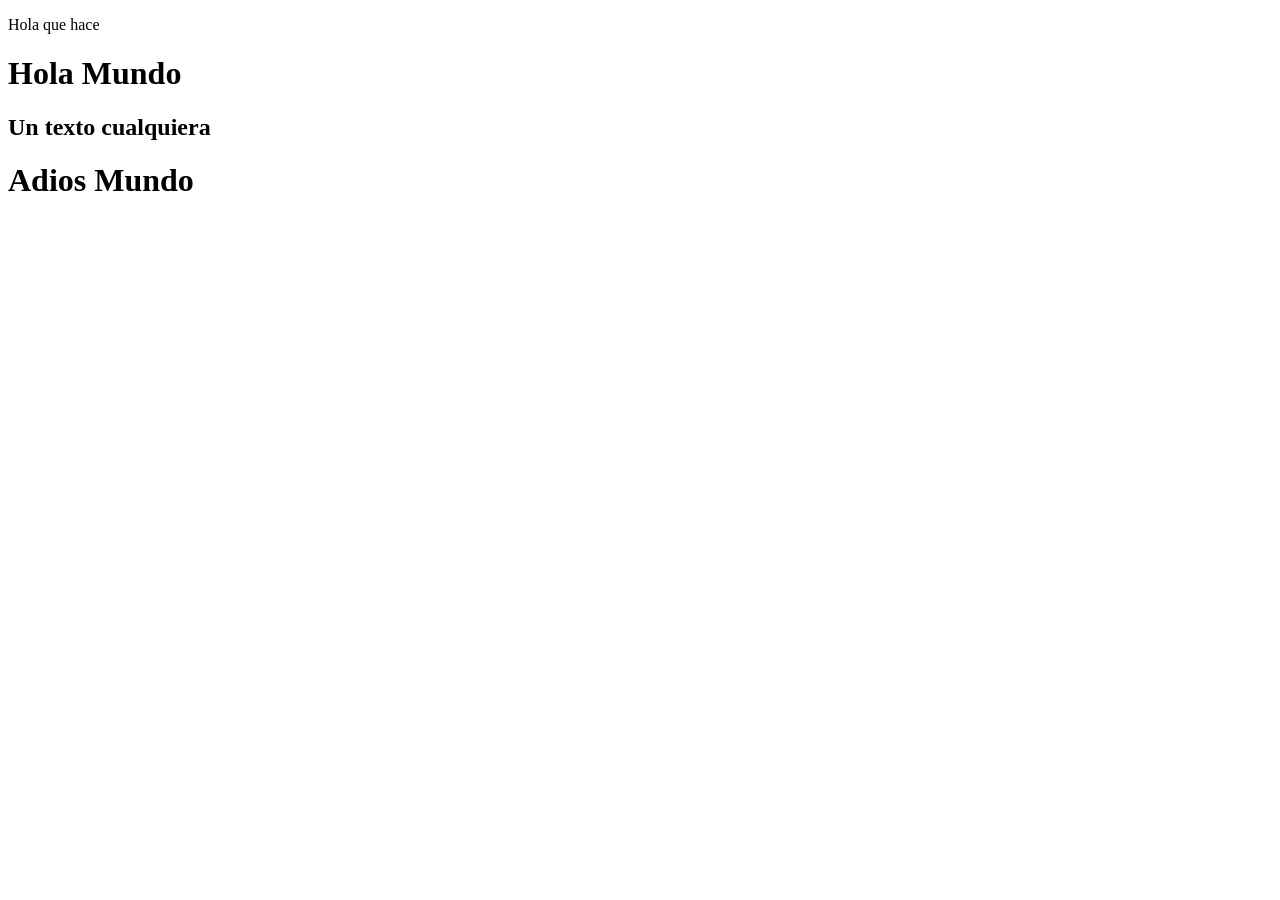
<file: html/DEC/index.html>
<!DOCTYPE html>
<html lang="en">

<head>
    <meta charset="UTF-8">
    <meta name="viewport" content="width=device-width, initial-scale=1.0">
    <title>Mi pagina</title>

    <script>console.log("Script interno: al inicio de la pagina")</script>

    <script src="normal.js" defer></script>

    <script src="defer.js"></script>

    <script src="async.js" async></script>

    <script>
        document.write("<p>Hola que hace</p>");
    </script>
    <script>
        window.alert("No puedes entrar");
    </script>
    <script>
        window.alert("No puedes entrar");
    </script>

</head>

<body>
    <h1>Hola Mundo</h1>
    <h2> Un texto cualquiera</h2>

    <!-- Creamos un elemento con un ID para poder identificarlo -->
    <div id="mensaje">Texto original que desaparecerá</div>

    <!-- El script cambia el contenido del elemento anterior -->
    <script>
        document.getElementById("mensaje").innerHTML = "<h1>Adios Mundo</h1>";
    </script>
</body>

</html>
</file>
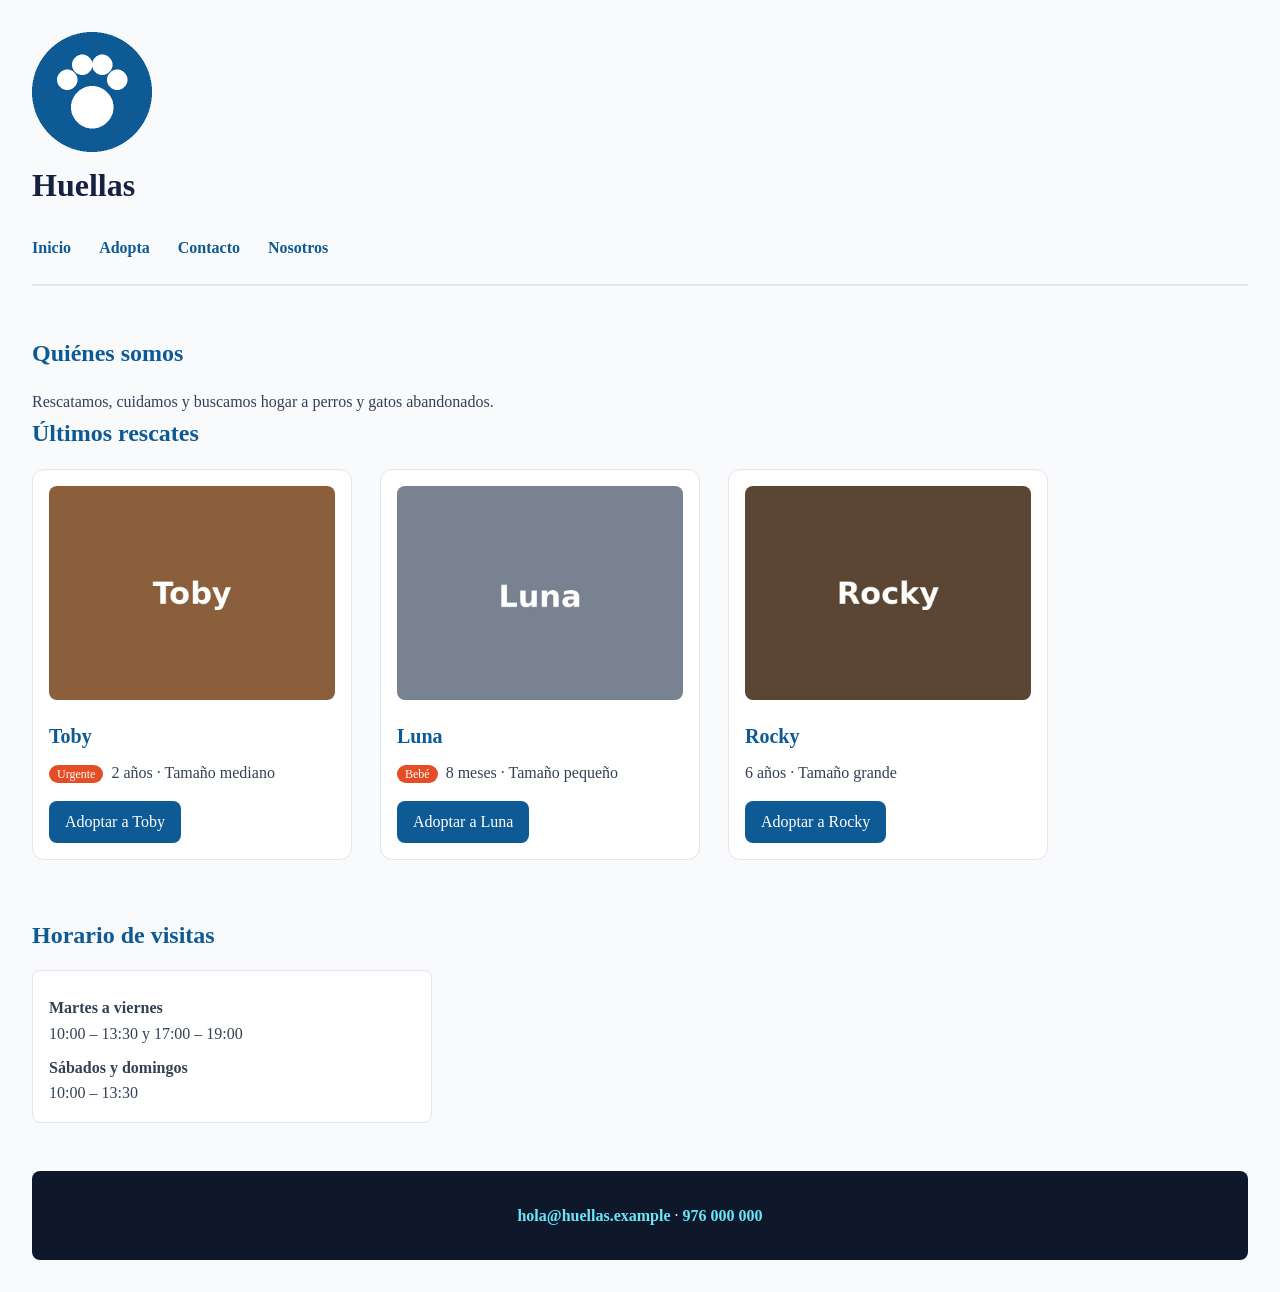
<file: html/DIW/adopta/index.html>
<!DOCTYPE html>
<html lang="es">

<head>
    <meta charset="UTF-8">
    <title>Inicio · Huellas</title>
    <meta name="description" content="Protectora de animales Huellas: adopta, acoge o colabora.">
    <style>
        /* Definición de la paleta de colores corporativa */
        :root {
            --azul-principal: #0e5a94;
            --azul-oscuro: #16213e;
            --naranja-alerta: #e44d26;
            --amarillo-foco: #f4be4f;
            --gris-borde: #e2e5ec;
            --gris-fondo: #f8fafc;
            --texto-cuerpo: #334155;
            --pie-fondo: #0f172a;
            /* Gris casi negro para contraste AA */
            --pie-texto: #f8fafc;
            /* Gris muy claro para contraste AA */
        }


        /* Reset global con box-sizing */
        * {
            margin: 0;
            padding: 0;
            box-sizing: border-box;
        }

        body {
            font-family: 'Roboto' Arial, sans-serif;
            background-color: var(--gris-fondo);
            color: var(--texto-cuerpo);
            line-height: 1.6;
            padding: 2rem;
        }

        main,
        aside {
            margin-bottom: 2rem;
        }

        h2 {
            margin-bottom: 1rem;
            color: var(--azul-principal);
        }

        /* cabecera menu */
        header {
            margin-bottom: 3rem;
            border-bottom: 2px solid var(--gris-borde);
            padding-bottom: 1.5rem;
        }

        /* Elementos del menú dispuestos en fila y separados */
        nav ul li {
            display: inline-block;
            margin-right: 1.5rem;
        }

        nav ul li:last-child {
            margin-right: 0;
        }

        nav a {
            text-decoration: none;
            color: var(--azul-principal);
            font-weight: 600;
        }

        nav a:hover {
            text-decoration: underline;
        }

        /* tarjetas*/
        /* Cambiado a inline-block con ancho fijo para alinear varias por fila */
        .tarjeta {
            display: inline-block;
            vertical-align: top;
            background-color: #fff;
            border: 1px solid var(--gris-borde);
            border-radius: 12px;
            padding: 1rem;
            width: 320px;
            /* Ancho fijo para forzar filas estables */
            margin-right: 1.5rem;
            /* Separación lateral entre tarjetas */
            margin-bottom: 1.5rem;
            /* Separación inferior por si bajan de fila */
        }

        .tarjeta img {
            max-width: 100%;
            height: auto;
            border-radius: 8px;
            margin-bottom: 0.75rem;
        }

        .tarjeta-titulo {
            color: var(--azul-principal);
            font-size: 1.25rem;
            margin-bottom: 0.5rem;
        }

        .tarjeta p {
            margin-bottom: 1rem;
        }

        /* Componentes específicos de las tarjetas */
        .etiqueta {
            background-color: var(--naranja-alerta);
            color: #fff;
            font-size: 0.75rem;
            padding: 0.125rem 0.5rem;
            border-radius: 999px;
            margin-right: 0.25rem;
        }

        .btn {
            display: inline-block;
            padding: 0.5rem 1rem;
            border-radius: 8px;
            text-decoration: none;
        }

        .btn-primario {
            background-color: var(--azul-principal);
            color: #fff;
        }

        .btn-primario:hover {
            background-color: var(--azul-oscuro);
        }

        .btn-primario:focus {
            outline: 3px solid var(--amarillo-foco);
            outline-offset: 2px;
        }

        /* Estilos adicionales para la sección lateral */
        dl {
            background: #fff;
            padding: 1rem;
            border-radius: 8px;
            border: 1px solid var(--gris-borde);
            max-width: 400px;
        }

        dt {
            font-weight: 600;
            margin-top: 0.5rem;
        }

        /* pie */
        footer {
            background-color: var(--pie-fondo);
            color: var(--pie-texto);
            padding: 2rem 1rem;
            text-align: center;
            border-radius: 8px;
            margin-top: 3rem;
        }

        /* Enlaces del pie con color claro para cumplir la accesibilidad */
        footer a {
            color: #67e8f9;
            /* Cian luminoso con alto contraste sobre el fondo oscuro */
            font-weight: 600;
        }

        /* Estilos del navegador*/
        h1 {
            color: var(--azul-oscuro);
            margin-bottom: 1.5rem;
        }

        a {
            color: var(--azul-principal);
            text-decoration: none;
        }

        a:visited {
            color: var(--azul-oscuro);
        }

        table {
            width: 100%;
            border-collapse: collapse;
            /* Fusión de bordes */
            margin: 2rem 0;
            background-color: #ffffff;
        }

        th,
        td {
            border: 1px solid var(--gris-borde);
            padding: 0.75rem 1rem;
            /* Padding en celdas */
            text-align: left;
        }

        /* Filas alternas con tr:nth-child(even) */
        tr:nth-child(even) {
            background-color: var(--gris-fondo);
        }

        /* Destacar thead con el color primario corporativo */
        thead {
            background-color: var(--azul-principal);
        }

        thead th {
            color: #ffffff;
            /* Texto en blanco para contraste */
        }

        /* Caption en cursiva */
        caption {
            font-style: italic;
            padding: 0.75rem;
            color: var(--texto-cuerpo);
        }
    </style>
</head>

<body>
    <header>
        <a href="index.html">
            <img src="img/perros/logo.png" alt="Huellas, ir al inicio" width="120" height="120">
        </a>
        <h1>Huellas</h1>
        <nav>
            <ul>
                <li><a href="index.html" aria-current="page">Inicio</a></li>
                <li><a href="paginas/adopta.html">Adopta</a></li>
                <li><a href="paginas/contacto.html">Contacto</a></li>
                <li><a href="paginas/nosotros.html">Nosotros</a></li>
            </ul>
        </nav>
    </header>

    <main>
        <section>
            <h2>Quiénes somos</h2>
            <p>Rescatamos, cuidamos y buscamos hogar a perros y gatos abandonados.</p>
        </section>

        <section>
            <h2>Últimos rescates</h2>
            <article class="tarjeta">
                <img src="img/perros/toby.jpg" alt="Toby, perro mestizo marrón" width="400" height="300">
                <h3 class="tarjeta-titulo">Toby</h3>
                <p><span class="etiqueta">Urgente</span> 2 años · Tamaño mediano</p>
                <a class="btn btn-primario" href="paginas/adopta.html">Adoptar a Toby</a>
            </article>

            <article class="tarjeta">
                <img src="img/perros/luna.jpg" alt="Luna, cachorra blanca con una mancha negra" width="400"
                    height="300">
                <h3 class="tarjeta-titulo">Luna</h3>
                <p><span class="etiqueta">Bebé</span> 8 meses · Tamaño pequeño</p>
                <!-- Corrección sintáctica realizada aquí -->
                <a class="btn btn-primario" href="paginas/adopta.html">Adoptar a Luna</a>
            </article>

            <article class="tarjeta">
                <img src="img/perros/rocky.jpg" alt="Rocky, perro grande de pelo oscuro" width="400" height="300">
                <h3 class="tarjeta-titulo">Rocky</h3> <!-- Corrección de texto realizada aquí -->
                <p>6 años · Tamaño grande</p>
                <a class="btn btn-primario" href="paginas/adopta.html">Adoptar a Rocky</a>
                <!-- Corrección de texto realizada aquí -->
            </article>
        </section>
    </main>

    <aside>
        <h2>Horario de visitas</h2>
        <dl>
            <dt>Martes a viernes</dt>
            <dd>10:00 – 13:30 y 17:00 – 19:00</dd>
            <dt>Sábados y domingos</dt>
            <dd>10:00 – 13:30</dd>
        </dl>
    </aside>

    <footer>
        <p>
            <a href="mailto:hola@huellas.example">hola@huellas.example</a> ·
            <a href="tel:+34976000000">976 000 000</a>
        </p>
    </footer>
</body>

</html>
</file>
